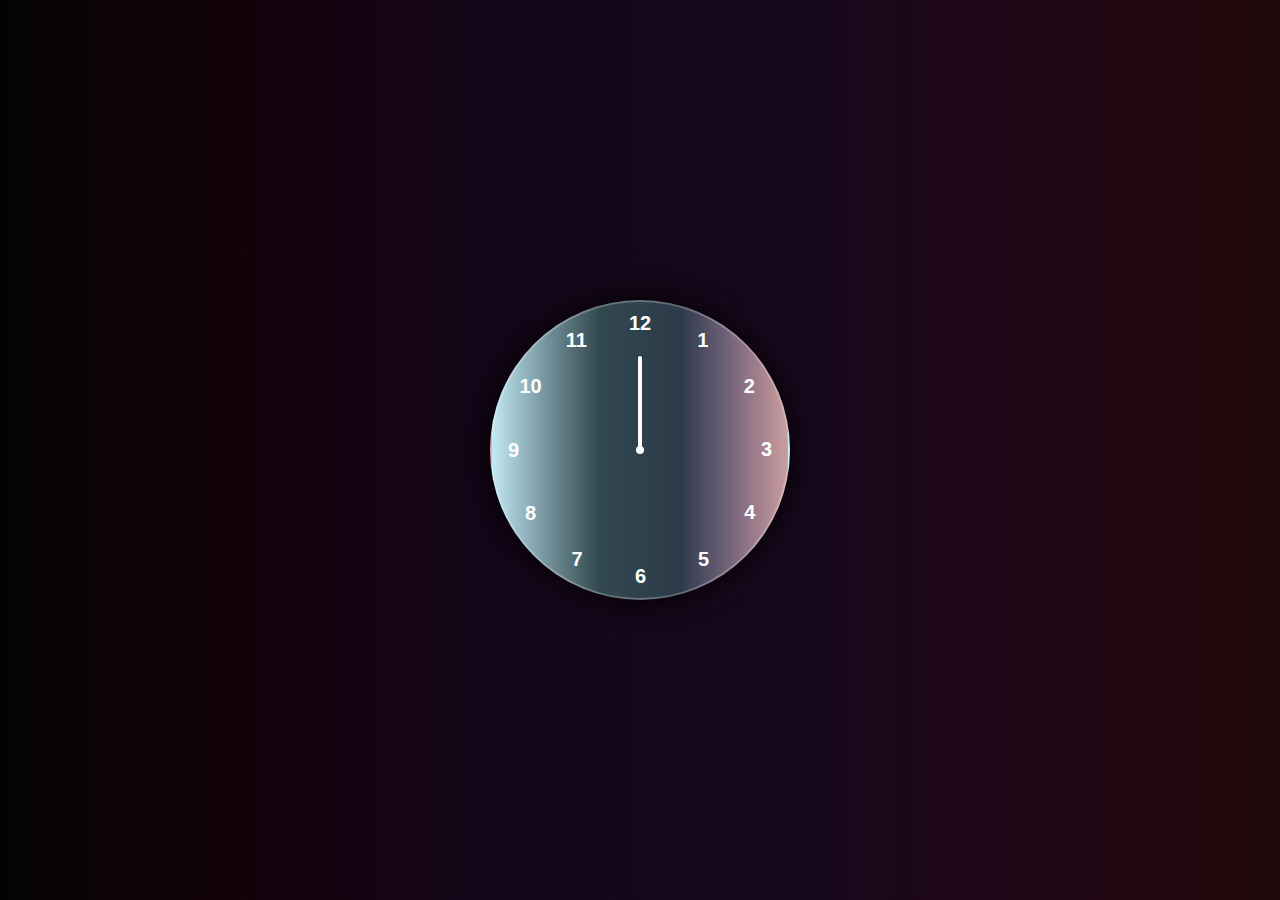
<file: javascript basic project/AnalogClock/index.html>
<!DOCTYPE html>
<html lang="en">

<head>
    <meta charset="UTF-8">
    <meta name="viewport" content="width=device-width, initial-scale=1.0">
    <title>Analog clock</title>
    <link rel="stylesheet" href="style.css">
</head>

<body>
    <div class="container">
        <div class="clock">
            <div style="--clr:#ff3d58;" id="hour" class="hand"><i style="height: 72px;" ></i></div>
            <div style="--clr:#00a6ff;" id="min" class="hand"><i style="height: 84px;" ></i></div>
            <div style="--clr:#fff;" id="sec" class="hand"><i style="height: 94px;" ></i></div>



            <span style="--i:1;"><b>1</b></span>
            <span style="--i:2;"><b>2</b></span>
            <span style="--i:3;"><b>3</b></span>
            <span style="--i:4;"><b>4</b></span>
            <span style="--i:5;"><b>5</b></span>
            <span style="--i:6;"><b>6</b></span>
            <span style="--i:7;"><b>7</b></span>
            <span style="--i:8;"><b>8</b></span>
            <span style="--i:9;"><b>9</b></span>
            <span style="--i:10;"><b>10</b></span>
            <span style="--i:11;"><b>11</b></span>
            <span style="--i:12;"><b>12</b></span>
        </div>
    </div>
    <script src="script.js"></script>
</body>

</html>
</file>
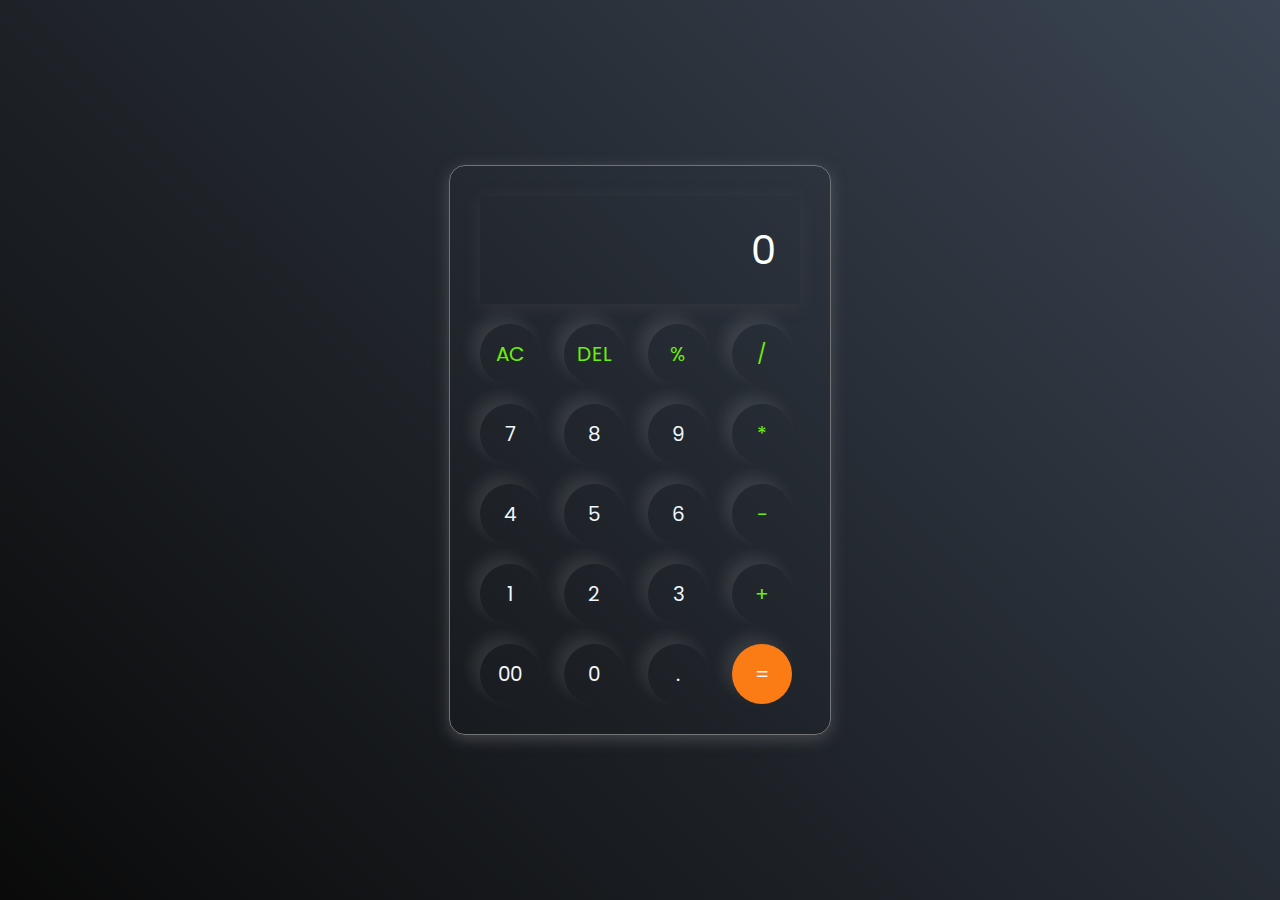
<file: javascript basic project/calculator/index.html>
<!DOCTYPE html>
<html lang="en">

<head>
    <meta charset="UTF-8">
    <meta name="viewport" content="width=device-width, initial-scale=1.0">
    <title>calculator</title>
    <link rel="stylesheet" href="style.css">
</head>

<body>
    <!-- <h1>Calculator</h1> -->
    <div class="calculator">
        <input type="text" placeholder="0" id="inputbox">
        <div>
            <button class="operator">AC</button>
            <button class="operator">DEL</button>
            <button class="operator">%</button>
            <button class="operator">/</button>
        </div>
        <div>
            <button>7</button>
            <button>8</button>
            <button>9</button>
            <button class="operator">*</button>
        </div>
        <div>
            <button>4</button>
            <button>5</button>
            <button>6</button>
            <button class="operator">-</button>
        </div>
        <div>
            <button>1</button>
            <button>2</button>
            <button>3</button>
            <button class="operator">+</button>
        </div>
        <div>
            <button>00</button>
            <button>0</button>
            <button>.</button>
            <button class="equalBtn">=</button>
        </div>
    </div>

    <script src="index.js"></script>
</body>

</html>
</file>
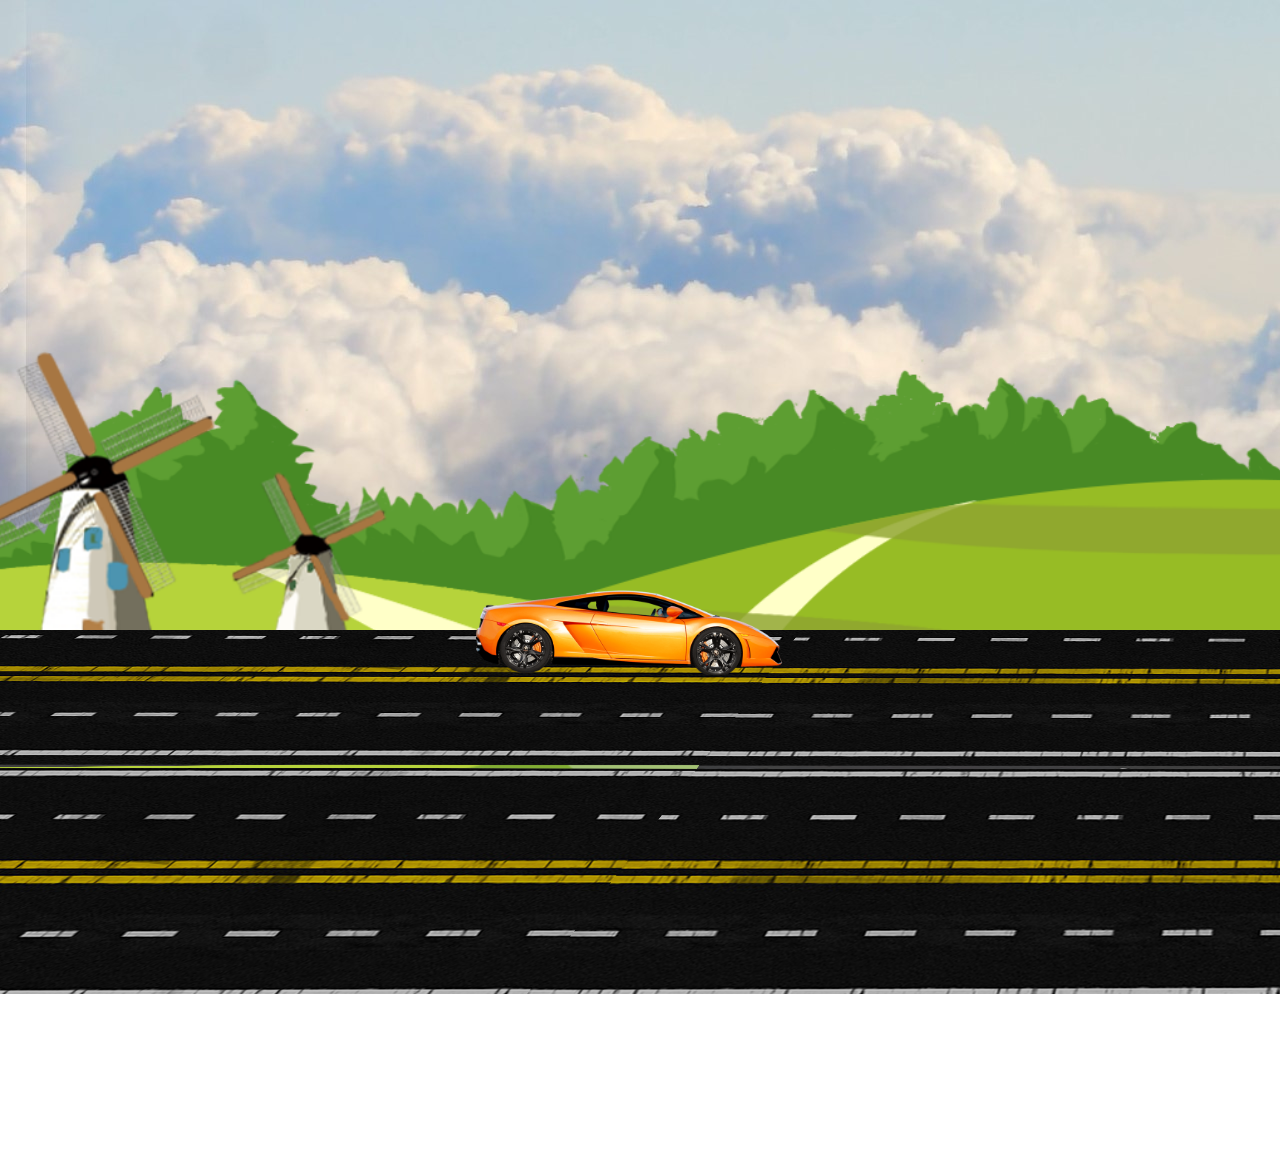
<file: javascript basic project/PRO-10(Car running)/index.html>
<!DOCTYPE html>
<html lang="en">
<head>
    <meta charset="UTF-8">
    <meta name="viewport" content="width=device-width, initial-scale=1.0">
    <link rel="stylesheet" href="style.css">
    <script src="script.js"></script>
    <title>car Animation practice Game</title>
</head>
<body>
    <div class="container">
        <div class="sky">
            <div class="trees"></div>
            <div class="track"></div>
            <div class="car">
                <div class="wheel wheel1">
                    <img src="car_wheel_left.png" alt="">
                </div>
                <div class="wheel wheel2">
                    <img src="car_wheel_right.png" alt="">

                </div>
            </div>
        </div>
    </div>
    
    <!-- <script src="script.js"></script> -->
</body>
</html>
</file>
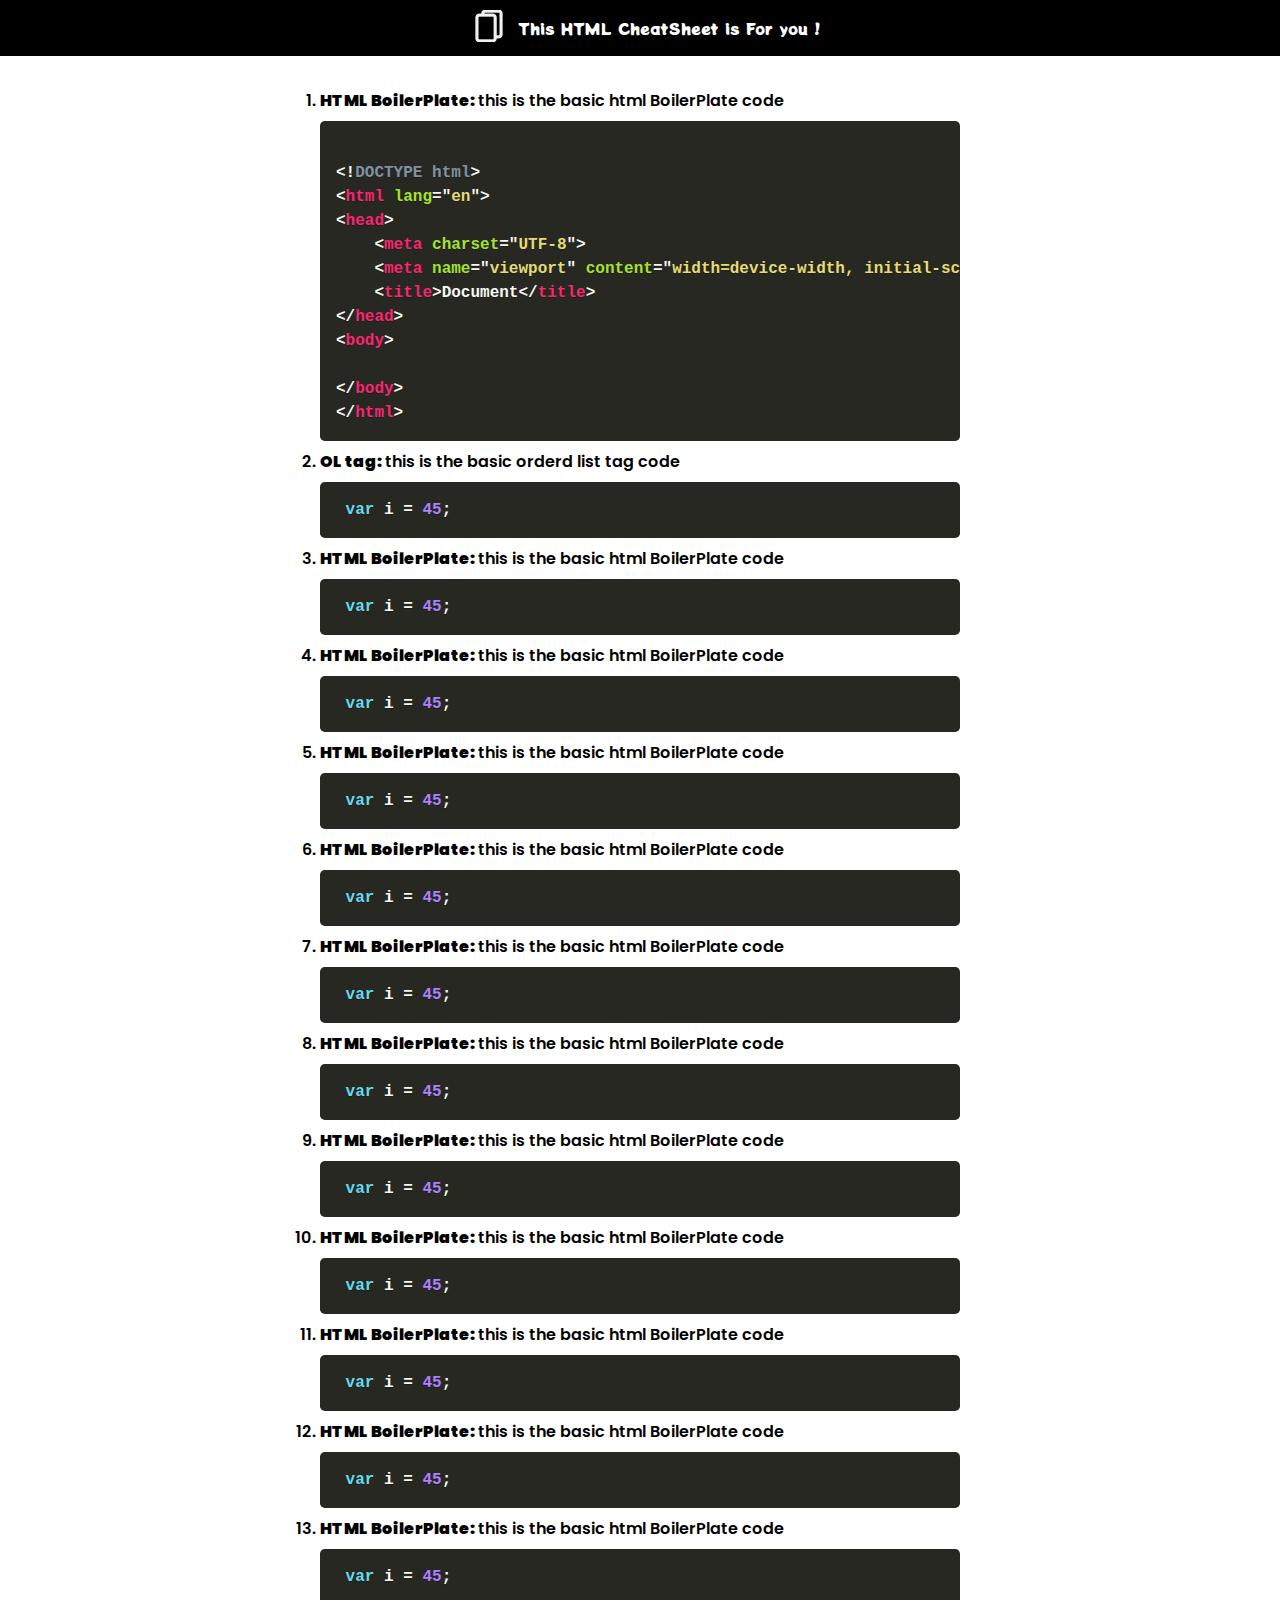
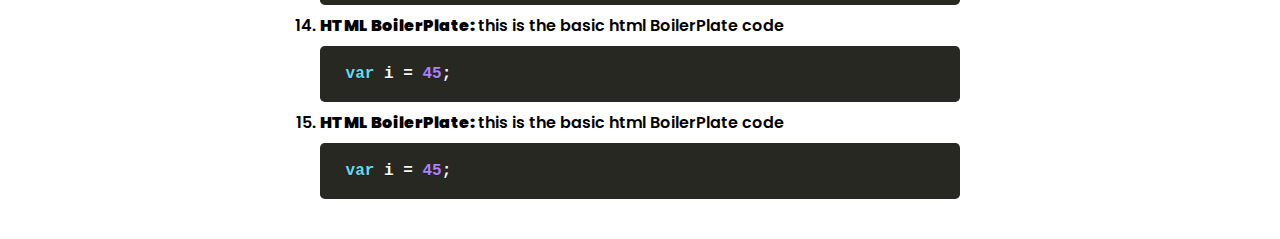
<file: javascript basic project/PRO-12(cheatsheet)/index.html>
<!DOCTYPE html>
<html lang="en">

<head>
    <meta charset="UTF-8">
    <meta name="viewport" content="width=device-width, initial-scale=1.0">
    <title>cheatSheet Template</title>
    <link rel="preconnect" href="https://fonts.googleapis.com">
    <link rel="preconnect" href="https://fonts.gstatic.com" crossorigin>
    <link href="https://fonts.googleapis.com/css2?family=Poppins:wght@500&family=Potta+One&display=swap"
        rel="stylesheet">
    <link rel="stylesheet" href="prism.css">
    <link rel="stylesheet" href="index.css">
    <script src="prism.js"></script>

</head>

<body>
    <nav>
        <span class="logo">
            <img src="copy.png" alt="">
        </span>
        <div class="content center">
            This HTML CheatSheet is For you !
        </div>
    </nav>

    <div class="container">
        <ol>
            <li><b>HTML BoilerPlate: </b> this is the basic html BoilerPlate code
                <pre class="language-html"><code>
&lt;!DOCTYPE html&gt;
&lt;html lang="en"&gt;
&lt;head&gt;
    &lt;meta charset="UTF-8"&gt;
    &lt;meta name="viewport" content="width=device-width, initial-scale=1.0"&gt;
    &lt;title&gt;Document&lt;/title&gt;
&lt;/head&gt;
&lt;body&gt;
                    
&lt;/body&gt;
&lt;/html&gt;
</code></pre>
            </li>

            <li><b>OL tag: </b> this is the basic orderd list tag code
                <pre class="language-js"><code> var i = 45;</code></pre>
            </li>

            <li><b>HTML BoilerPlate: </b> this is the basic html BoilerPlate code
                <pre class="language-js"><code> var i = 45;</code></pre>
            </li>

            <li><b>HTML BoilerPlate: </b> this is the basic html BoilerPlate code
                <pre class="language-js"><code> var i = 45;</code></pre>
            </li>

            <li><b>HTML BoilerPlate: </b> this is the basic html BoilerPlate code
                <pre class="language-js"><code> var i = 45;</code></pre>
            </li>

            <li><b>HTML BoilerPlate: </b> this is the basic html BoilerPlate code
                <pre class="language-js"><code> var i = 45;</code></pre>
            </li>

            <li><b>HTML BoilerPlate: </b> this is the basic html BoilerPlate code
                <pre class="language-js"><code> var i = 45;</code></pre>
            </li>

            <li><b>HTML BoilerPlate: </b> this is the basic html BoilerPlate code
                <pre class="language-js"><code> var i = 45;</code></pre>
            </li>

            <li><b>HTML BoilerPlate: </b> this is the basic html BoilerPlate code
                <pre class="language-js"><code> var i = 45;</code></pre>
            </li>

            <li><b>HTML BoilerPlate: </b> this is the basic html BoilerPlate code
                <pre class="language-js"><code> var i = 45;</code></pre>
            </li>

            <li><b>HTML BoilerPlate: </b> this is the basic html BoilerPlate code
                <pre class="language-js"><code> var i = 45;</code></pre>
            </li>

            <li><b>HTML BoilerPlate: </b> this is the basic html BoilerPlate code
                <pre class="language-js"><code> var i = 45;</code></pre>
            </li>

            <li><b>HTML BoilerPlate: </b> this is the basic html BoilerPlate code
                <pre class="language-js"><code> var i = 45;</code></pre>
            </li>

            <li><b>HTML BoilerPlate: </b> this is the basic html BoilerPlate code
                <pre class="language-js"><code> var i = 45;</code></pre>
            </li>

            <li><b>HTML BoilerPlate: </b> this is the basic html BoilerPlate code
                <pre class="language-js"><code> var i = 45;</code></pre>
            </li>

        </ol>
    </div>
</body>

</html>
</file>
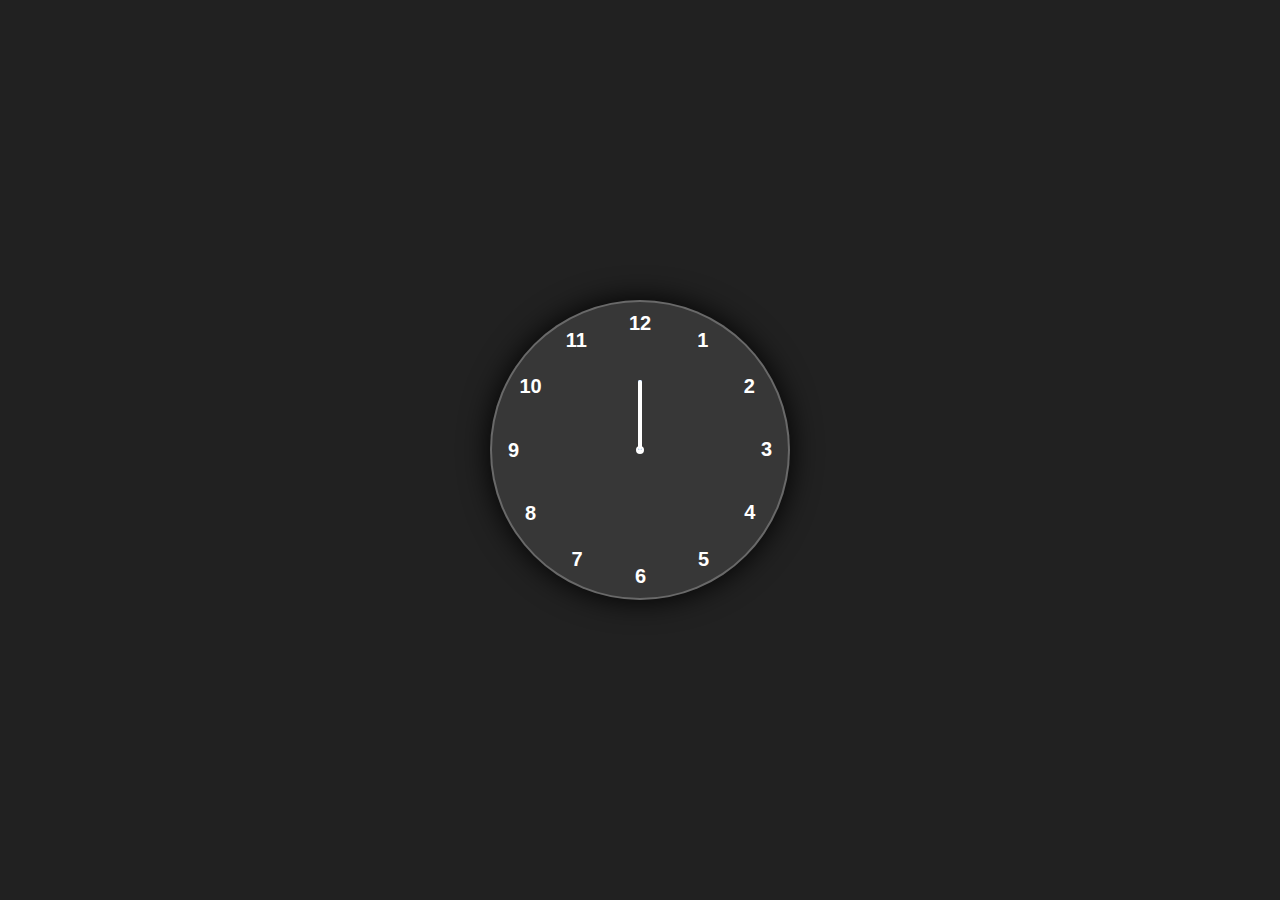
<file: javascript basic project/pro-2(Analogclock)/index.html>
<!DOCTYPE html>
<html lang="en">

<head>
    <meta charset="UTF-8">
    <meta name="viewport" content="width=device-width, initial-scale=1.0">
    <link rel="stylesheet" href="style.css">
    <title>AnalogClock</title>
</head>

<body>
    
    <div class="container">
        
        <div class="clock">
           <div style="--clr:#ff3d58;" id="hour" class="hand"><i></i></div>
           <div style="--clr:#00a6ff; " id="min" class="hand"><i></i></div>
           <div style="--clr:#ffffff;" id="sec" class="hand"><i></i></div>


            <span style="--i:1"><b>1</b></span>
            <span style="--i:2"><b>2</b></span>
            <span style="--i:3"><b>3</b></span>
            <span style="--i:4"><b>4</b></span>
            <span style="--i:5"><b>5</b></span>
            <span style="--i:6"><b>6</b></span>
            <span style="--i:7"><b>7</b></span>
            <span style="--i:8"><b>8</b></span>
            <span style="--i:9"><b>9</b></span>
            <span style="--i:10"><b>10</b></span>
            <span style="--i:11"><b>11</b></span>
            <span style="--i:12"><b>12</b></span>
        </div>
    </div>


    <script src="script.js"></script>
</body>

</html>
</file>
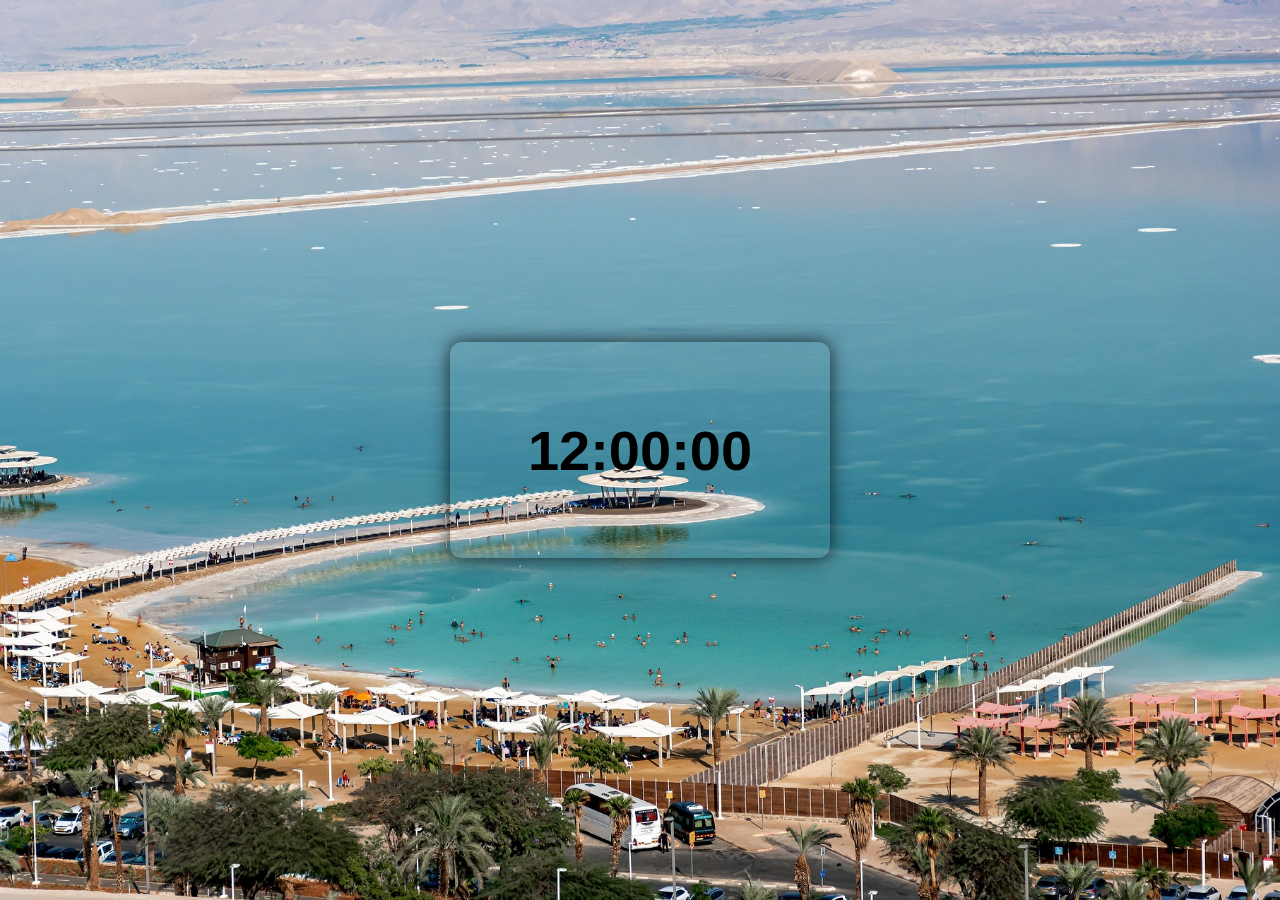
<file: javascript basic project/PRO-3(Digital clock)/index.html>
<!DOCTYPE html>
<html lang="en">
<head>
    <meta charset="UTF-8">
    <meta name="viewport" content="width=device-width, initial-scale=1.0">
    <link rel="stylesheet" href="style.css">
    <title>Digital Clock</title>
</head>
<body>
    <div class="clock">
        <h1 id="time">12:00:00</h1>
        <!-- <span id="timeformate">AM</span> -->
    </div>
    <script src="script.js"></script>
</body>
</html>
</file>
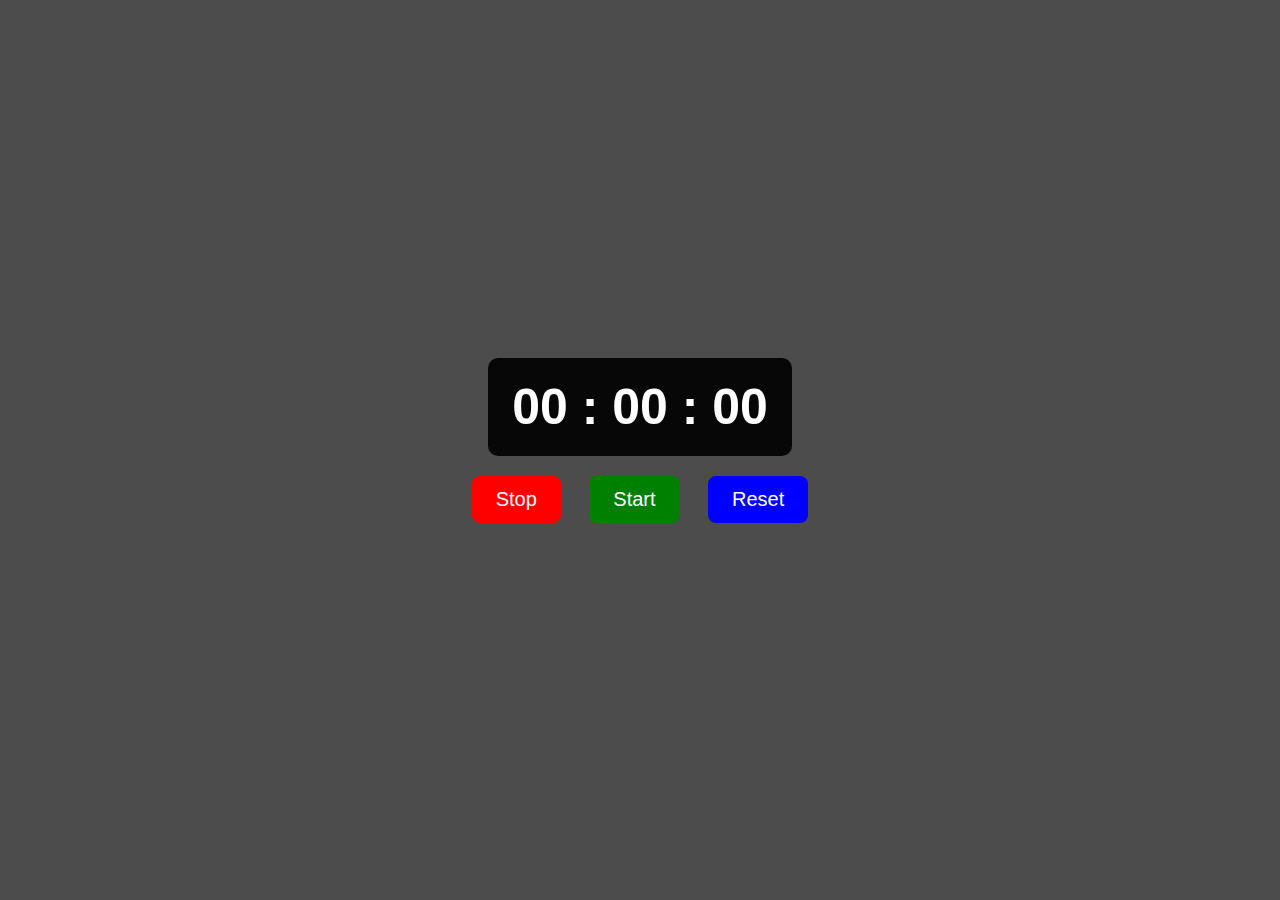
<file: javascript basic project/PRO-4(StopWatch)/index.html>
<!DOCTYPE html>
<html lang="en">
<head>
    <meta charset="UTF-8">
    <meta name="viewport" content="width=device-width, initial-scale=1.0">
    <link rel="stylesheet" href="style.css">
    <title>StopWatch</title>
</head>
<body>
    <div class="stopwatch">
        <div class="timerDisplay">00 : 00 : 00</div>
    </div>
    <div class="buttons">
        <button id="stopBtn" class="btn" style="--clr:red;">Stop</button>

        <button id="startBtn" class="btn" style="--clr:green;">Start</button>

        <button id="resetBtn" class="btn" style="--clr:blue;">Reset</button>
    </div>

    <script src="script.js"></script>
</body>
</html>
</file>
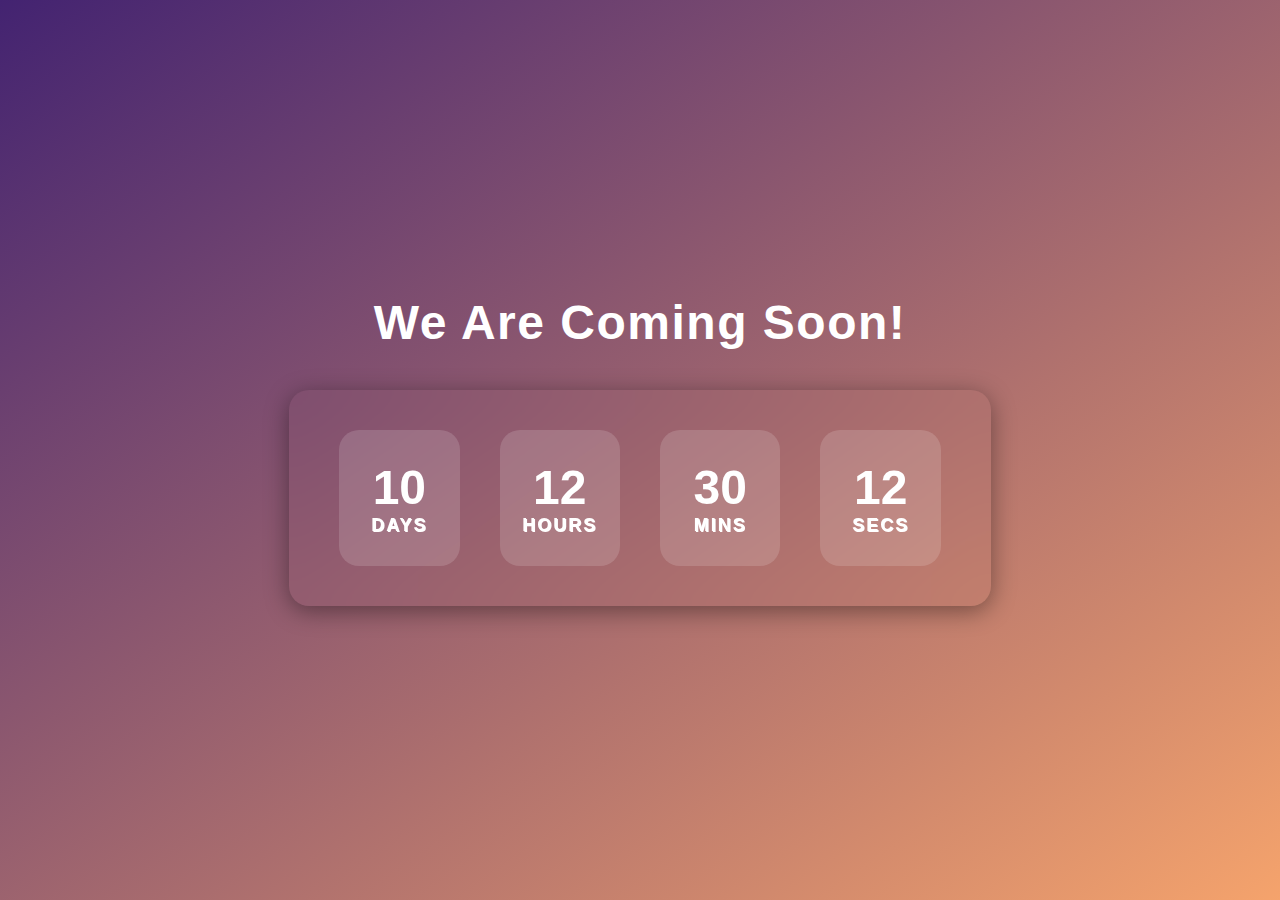
<file: javascript basic project/PRO-5(CountDownTimer)/index.html>
<!DOCTYPE html>
<html lang="en">
<head>
    <meta charset="UTF-8">
    <meta name="viewport" content="width=device-width, initial-scale=1.0">
   <link rel="stylesheet" href="style.css">
    <title>CountDown Timer using Javascript</title>
</head>
<body>
    <h1>We Are Coming Soon!</h1>
    <div class="countdown">
        <div class="timer">
            <span class="time" id="days">10</span>
            <span class="label">Days</span>
        </div>
        <div class="timer">
            <span class="time" id="hours">12</span>
            <span class="label">Hours</span>
        </div>
        <div class="timer">
            <span class="time" id="mins">30</span>
            <span class="label">Mins</span>
        </div>
        <div class="timer">
            <span class="time" id="secs">12</span>
            <span class="label">Secs</span>
        </div>
    </div>
    <script src="script.js"></script>
</body>
</html>
</file>
<file: javascript basic project/AnalogClock/style.css>
*{
    margin: 0;
    padding: 0;
    box-sizing: border-box;
    font-family: sans-serif;
    color: #ffffff;
}
body{
    display: flex;
    justify-content: center;
    align-items: center;
    min-height: 100vh;
    /* background-color: #212121; */
    background-image: linear-gradient(to left, #210a0a, #210810, #1f0715, #1d0719, #18081d, #17071b, #15061a, #140518, #150311, #12030a, #0d0305, #040303);
    /* background: linear-gradient(#ff0000, #0000ff); */
    /* background-color: #012625; */
}
.container{
    position: relative;
}
.clock{
    border: 2px solid rgba(255,255,255,0.25);
    height: 300px;
    width: 300px;
    border-radius: 50%;
    /* background-color: rgba(255,255,255,0.1); */
    /* background-image: linear-gradient(to bottom, #586c97, #5c5a7f, #594a66, #513b4f, #442f3a); */

    background-image: linear-gradient(to left, #cb9e9e, #a5828f, #7c687d, #535165, #2e3a49, #2e3f4c, #2f444e, #32484f, #536d75, #76949e, #9bbec8, #c2e9f4);
    /* background-color: rgba(78, 119, 103, 0.959);  */
    box-shadow: 0px 0px 30px rgba(0.0,0,0.9);
    /* box-shadow: 0px 0px 30px rgba(45, 91, 79, 0.9); */


    /* special  */
    display: flex;
    justify-content: center;
    align-items: center;
}
.clock span{
    position: absolute;
    transform: rotate(calc(30deg * var(--i))); /* 360/12= 30*/
    inset: 12px;
    text-align: center;

}
.clock span b{
    /* position: absolute; */
    transform: rotate(calc(-30deg * var(--i)));
    display: inline-block;
    font-size: 20px;
}
.clock::before{
    content: "";
    position: absolute;
    width: 8px;
    height: 8px;
    border-radius: 50%;
    background-color: #ffffff;
    z-index: 2;
}
.hand{
    position: absolute;
    display: flex;
    justify-content: center;
    align-items: flex-end;
}
.hand i{
    position: absolute;
    background-color: var(--clr);
    width: 4px;
    height: 70px;
    border-radius: 8px;
}
</file>
<file: javascript basic project/calculator/style.css>
@import url('https://fonts.googleapis.com/css2?family=Kanit:ital,wght@1,300&family=Lacquer&family=Poppins:wght@500;600&family=Potta+One&family=Roboto&family=Ubuntu:ital,wght@0,400;1,300&display=swap');


*{
    margin: 0;
    padding: 0;
    box-sizing: border-box;
    font-family: 'Poppins',sans-serif;
}
body{
    width: 100%;
    height: 100vh;
    display: flex;
    flex-direction: column;
    justify-content: center;
    align-items: center;
    background: linear-gradient(45deg,#0a0a0a,#3a4452);
}
h1{
    color: #535a65;
}
.calculator{
    border: 1px solid #717377;
    padding: 20px;
    border-radius: 16px;
    background-color: transparent;
    box-shadow: 0px 4px 15px rgba(113,115,119,0.5);


}
input{
    width: 320px;
    border: none;
    padding: 24px ;
    margin: 10px;
    background: transparent;
    box-shadow: 0px 3px 15px rgba(84,84,84,0.3);
    text-align: right;
    font-size: 40px;
    cursor: pointer;
    color: aliceblue;

}
input::placeholder{
    color: white;
}
button{
    border: none;
    width: 60px;
    height: 60px;
    margin: 10px;
    border-radius: 50%;
    background: transparent;
    color: aliceblue;
    font-size: 20px;
    box-shadow: -8px -8px 15px rgba(255,255,255,0.1);
    cursor: pointer;

}
.equalBtn{
    background-color: #fb7c14;
}

.operator{
    color: #6dee0a;
}
</file>
<file: javascript basic project/PRO-10(Car running)/style.css>
*{
    margin: 0;
    padding: 0;
    box-sizing: border-box;

}
body{
    overflow: hidden;
}
.sky{
    width: 100%;
    height: 100vh;
    position: absolute;
    background-image: url(background.jpg);
    background-repeat: no-repeat;
}
.trees{
    height: 100vh;
    width: 100%;
    background-image: url(trees.png);
    background-size: cover;
    position: absolute;
    top: -125px;
}
.track{
    height: 60vh;
    width: 800vw;
    background-image: url(track.png);
    /* background-size: cover; */
    background-repeat: repeat-x;
    position: absolute;
    top: 70vh;
    animation: carMove linear 15s infinite;
}
.car{
    height: 100px;
    width: 380px;
    background-image: url(car_body.png);
    background-size: cover;
    background-repeat: no-repeat;
    position: absolute;
    left: 444px;
    bottom: 25vh;
    /* top: 75vh; */
    animation: shake linear 3s infinite;
}
.wheel{

}

.wheel1 img{
    width: 66px;
    position: relative;
    top: 40px;
    left: 49px;
    animation: wheelRotation linear .3s infinite;

}

.wheel2 img{
    width: 70px;
    position: relative;
    top: -29px;
    left: 238px;
    animation: wheelRotation linear .3s infinite;
}

@keyframes wheelRotation
{
    100%{
        transform: rotate(360deg);
    }
}

@keyframes carMove
{
    100%{
        transform: translateX(-500vw);
    }
}

@keyframes shake
{
    0%{
        transform: rotateY(-5px);
    }
    50%{
        transform: translateY(5px);
    }
    100%{
        transform: translateY(-5px);
    }
}
</file>
<file: javascript basic project/PRO-12(cheatsheet)/prism.css>
/* PrismJS 1.29.0
https://prismjs.com/download.html#themes=prism-okaidia&languages=[base64]&plugins=toolbar+copy-to-clipboard */
code[class*=language-],pre[class*=language-]{color:#f8f8f2;background:0 0;text-shadow:0 1px rgba(0,0,0,.3);font-family:Consolas,Monaco,'Andale Mono','Ubuntu Mono',monospace;font-size:1em;text-align:left;white-space:pre;word-spacing:normal;word-break:normal;word-wrap:normal;line-height:1.5;-moz-tab-size:4;-o-tab-size:4;tab-size:4;-webkit-hyphens:none;-moz-hyphens:none;-ms-hyphens:none;hyphens:none}pre[class*=language-]{padding:1em;margin:.5em 0;overflow:auto;border-radius:.3em}:not(pre)>code[class*=language-],pre[class*=language-]{background:#272822}:not(pre)>code[class*=language-]{padding:.1em;border-radius:.3em;white-space:normal}.token.cdata,.token.comment,.token.doctype,.token.prolog{color:#8292a2}.token.punctuation{color:#f8f8f2}.token.namespace{opacity:.7}.token.constant,.token.deleted,.token.property,.token.symbol,.token.tag{color:#f92672}.token.boolean,.token.number{color:#ae81ff}.token.attr-name,.token.builtin,.token.char,.token.inserted,.token.selector,.token.string{color:#a6e22e}.language-css .token.string,.style .token.string,.token.entity,.token.operator,.token.url,.token.variable{color:#f8f8f2}.token.atrule,.token.attr-value,.token.class-name,.token.function{color:#e6db74}.token.keyword{color:#66d9ef}.token.important,.token.regex{color:#fd971f}.token.bold,.token.important{font-weight:700}.token.italic{font-style:italic}.token.entity{cursor:help}
div.code-toolbar{position:relative}div.code-toolbar>.toolbar{position:absolute;z-index:10;top:.3em;right:.2em;transition:opacity .3s ease-in-out;opacity:0}div.code-toolbar:hover>.toolbar{opacity:1}div.code-toolbar:focus-within>.toolbar{opacity:1}div.code-toolbar>.toolbar>.toolbar-item{display:inline-block}div.code-toolbar>.toolbar>.toolbar-item>a{cursor:pointer}div.code-toolbar>.toolbar>.toolbar-item>button{background:0 0;border:0;color:inherit;font:inherit;line-height:normal;overflow:visible;padding:0;-webkit-user-select:none;-moz-user-select:none;-ms-user-select:none}div.code-toolbar>.toolbar>.toolbar-item>a,div.code-toolbar>.toolbar>.toolbar-item>button,div.code-toolbar>.toolbar>.toolbar-item>span{color:#bbb;font-size:.8em;padding:0 .5em;background:#f5f2f0;background:rgba(224,224,224,.2);box-shadow:0 2px 0 0 rgba(0,0,0,.2);border-radius:.5em}div.code-toolbar>.toolbar>.toolbar-item>a:focus,div.code-toolbar>.toolbar>.toolbar-item>a:hover,div.code-toolbar>.toolbar>.toolbar-item>button:focus,div.code-toolbar>.toolbar>.toolbar-item>button:hover,div.code-toolbar>.toolbar>.toolbar-item>span:focus,div.code-toolbar>.toolbar>.toolbar-item>span:hover{color:inherit;text-decoration:none}
</file>
<file: javascript basic project/PRO-12(cheatsheet)/index.css>
*{
    margin: 0;
    padding: 0;
}
nav{
   display: flex; 
   align-items: center;
   justify-content: center;
   background-color: black;
   color: white;
   height: 56px;

}
.content{
    font-family: 'Potta One', cursive; 
}
.container{
    /* background-color: red; */
    width: 50vw;
    margin: auto;
    padding: 32px 0;
    font-family: 'Poppins', sans-serif;
    font-weight:600;
}
.logo{
padding: 0 13px ;
}

.logo img{
    width: 32px;
}

.toolbar-item button{
    cursor: pointer !important;
    color: white !important;
    border: 1px solid white !important;
    border-radius: 10px !important;
    padding: 5px 14px !important;
}
</file>
<file: javascript basic project/pro-2(Analogclock)/style.css>
*{
    margin: 0;
    padding: 0;
    box-sizing: border-box;
    font-family: sans-serif;
    color: #ffffff;
}
body{
    display: flex;
    justify-content: center;
    align-items: center;
    min-height: 100vh;
    background-color: #212121;
    /* background-color: #012625; */
}
.container{
    position: relative;
}
.clock{
    border: 2px solid rgba(255,255,255,0.25);
    height: 300px;
    width: 300px;
    border-radius: 50%;
    background-color: rgba(255,255,255,0.1);
    /* background-color: rgba(78, 119, 103, 0.959);  */
    box-shadow: 0px 0px 30px rgba(0.0,0,0.9);
    /* box-shadow: 0px 0px 30px rgba(45, 91, 79, 0.9); */


    /* special  */
    display: flex;
    justify-content: center;
    align-items: center;
}
.clock span{
    position: absolute;
    transform: rotate(calc(30deg * var(--i))); /* 360/12= 30*/
    inset: 12px;
    text-align: center;

}
.clock span b{
    /* position: absolute; */
    transform: rotate(calc(-30deg * var(--i)));
    display: inline-block;
    font-size: 20px;
}
.clock::before{
    content: '';
    position: absolute;
    width: 8px;
    height: 8px;
    border-radius: 50%;
    background-color: #ffffff;

}
.hand{
    position: absolute;
    display: flex;
    justify-content: center;
    align-items: flex-end;
}
.hand i{
    position: absolute;
    background-color: var(--clr);
    width: 4px;
    height: 70px;
    border-radius: 8px;

}
</file>
<file: javascript basic project/PRO-3(Digital clock)/style.css>
*{
    margin: 0;
    padding: 0;
    box-sizing: border-box;
    font-family: Arial, Helvetica, sans-serif;
}
body{
    display: flex;
    justify-content: center;
    align-items: center;
    min-height: 100vh;
    background: url('3.jpg') no-repeat center center;
    /* background: rgb(13, 74, 77); */
    background-size: cover;
}
.clock{
    width: 100%;
    max-width: 380px;
    display: flex;
    justify-content: center;
    align-items: center;
    box-shadow: 0px 0px 10px rgba(0, 0, 0, 0.1), 0px 0px 20px rgba(0, 0, 0, 0.7);
    height: 24vh;
    border-radius: 12px;
    padding: 24px;
}
.clock h1{
    font-size: 3.5rem;
    font-weight: bold;
}
.clock span{
    position: relative;
    top: -10px;
    margin: 5px;
    font-size: 20px;
    font-weight: bolder;
}
@media screen and (max-width:274px){
    .clock{
        max-width: 210px;
        padding: 5px;
    }
    .clock h1{
        font-size: 1.9rem;
    }
}
@media screen and (min-width:275px) and (max-width:400px){
    .clock{
        max-width: 260px;
        padding: 5px;
    }
    .clock h1{
        font-size: 2.4rem;
    }
}
</file>
<file: javascript basic project/PRO-4(StopWatch)/style.css>
*{
    margin: 0;
    padding: 0;
    box-sizing: border-box;
    font-family: Verdana, Geneva, Tahoma, sans-serif;
}
body{
    background-color: rgba(0,0,0,0.7);
    color: white;
    display: flex;
    flex-direction: column;
    justify-content: center;
    align-items: center;
    min-height: 100vh;
}
.stopwatch{
    background-color: rgba(0,0,0,0.9);
    padding: 20px 24px;
    border-radius: 10px;
}
.timerDisplay{
    font-size: 50px;
    font-weight: 600;
}
.buttons{
    margin: 20px;
    
}
.btn{
    font-size: 20px;
    background: none;
    border: none;
    color: white;
    background-color: var(--clr);
    padding: 12px 24px;
    margin-inline: 12px;
    cursor: pointer;
    border-radius: 8px;
}
</file>
<file: javascript basic project/PRO-5(CountDownTimer)/style.css>
* {
    margin: 0;
    padding: 0;
    box-sizing: border-box;
    font-family: sans-serif;
}

body {
    width: 100%;
    height: 100vh;
    display: flex;
    flex-direction: column;
    justify-content: center;
    align-items: center;
    background: linear-gradient(145deg, #432371, #F5a36c);
    color: #ffffff;
}

h1 {
    font-size: 48px;
    margin-bottom: 40px;
    letter-spacing: 1.5px;
}

.countdown {
    display: flex;
    justify-content: center;
    align-items: center;
    box-shadow: 0 5px 25px rgba(0, 0, 0, 0.4);
    padding: 40px 30px;
    border-radius: 20px;
    backdrop-filter: blur(20px);
}

.timer {
    background-color: rgba(255, 255, 255, 0.15);
    padding: 30px;
    margin: 0 20px;
    border-radius: 20px;
    font-size: 20px;
    display: flex;
    flex-direction: column;
    justify-content: center;
    align-items: center;
    width: 100%;
    min-width: 100px;
    max-width: 160px;
    height: 100%;
    transition: background-color 0.3s ease-in-out;
}

.timer .time {
    font-size: 48px;
    font-weight: bold;
}

.timer .label {
    font-size: 18px;
    font-weight: bold;
    text-transform: uppercase;
    letter-spacing: 2px;
    text-shadow: 1px 1px #fff;
}

.timer:hover {
    background-color: rgba(255, 255, 255, 0.3);
    cursor: pointer;
}

@media screen and (max-width:1024px) {
    h1 {
        font-size: 38px;
    }
    .countdown{
        flex-wrap: wrap;
    }
    .timer{
        max-height: 150px;
        margin: 20px;
    }
}
</file>
